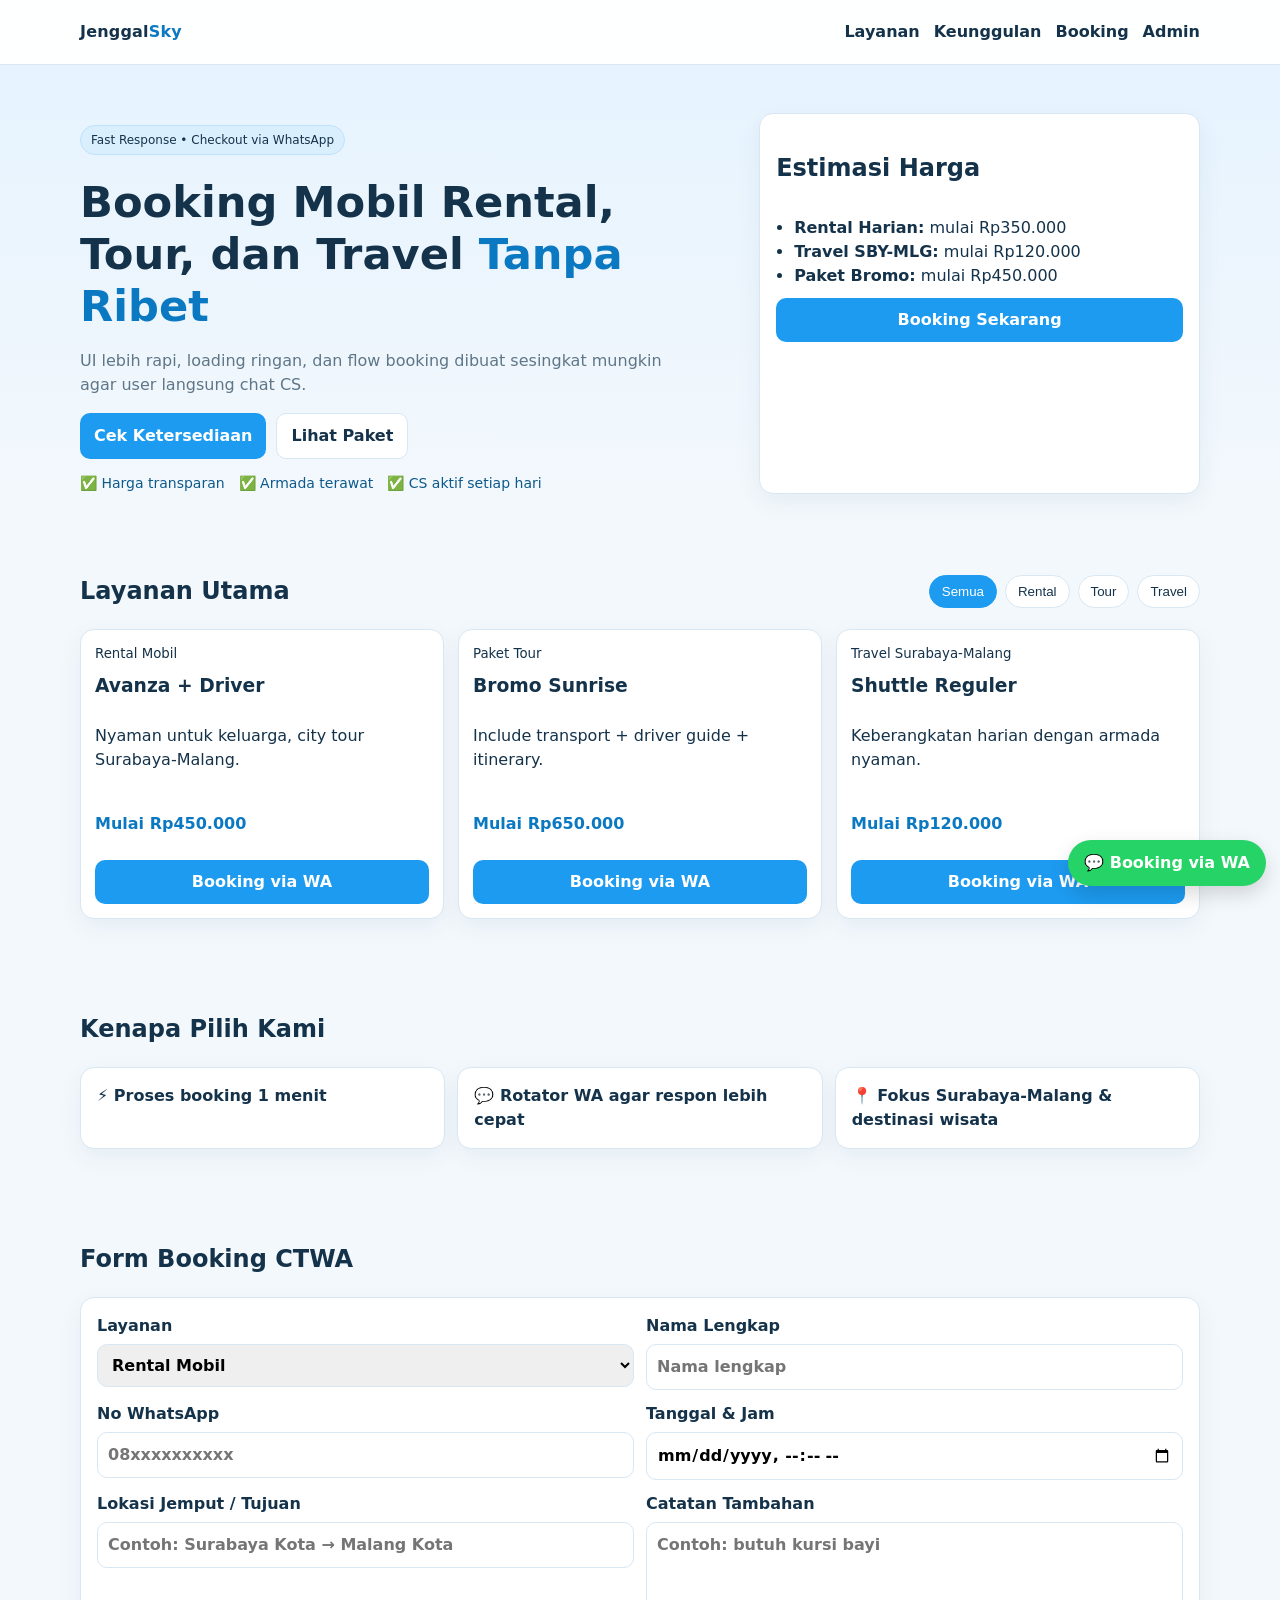
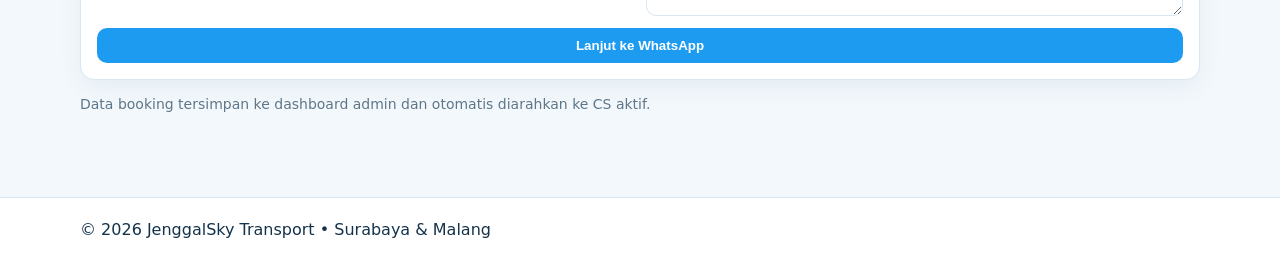
<file: index.html>
<!doctype html>
<html lang="id">
<head>
  <meta charset="UTF-8" />
  <meta name="viewport" content="width=device-width, initial-scale=1.0" />
  <title>JenggalaSky Transport | Rental Mobil, Tour, Travel Surabaya-Malang</title>
  <meta name="description" content="Booking rental mobil, paket tour, dan travel Surabaya-Malang dengan checkout cepat via WhatsApp." />
  <meta name="keywords" content="rental mobil surabaya, rental mobil malang, travel surabaya malang, paket tour bromo" />
  <meta name="theme-color" content="#1d9bf0" />
  <meta property="og:title" content="JenggalaSky Transport" />
  <meta property="og:description" content="Booking cepat via WhatsApp: Rental, Tour, Shuttle." />
  <meta property="og:type" content="website" />
  <link rel="canonical" href="https://jenggalsky.vercel.app/" />
  <link rel="preconnect" href="https://api.whatsapp.com" />
  <link rel="stylesheet" href="styles.css" />
</head>
<body>
  <header class="topbar">
    <div class="container nav">
      <a href="#" class="brand">Jenggal<span>Sky</span></a>
      <button class="menu-btn" aria-label="toggle menu" id="menuBtn">☰</button>
      <nav id="mainNav">
        <a href="#layanan">Layanan</a>
        <a href="#keunggulan">Keunggulan</a>
        <a href="#booking">Booking</a>
        <a href="admin.html" class="link-admin">Admin</a>
      </nav>
    </div>
  </header>

  <main>
    <section class="hero">
      <div class="container hero-grid">
        <div>
          <p class="badge">Fast Response • Checkout via WhatsApp</p>
          <h1>Booking Mobil Rental, Tour, dan Travel <span>Tanpa Ribet</span></h1>
          <p class="sub">UI lebih rapi, loading ringan, dan flow booking dibuat sesingkat mungkin agar user langsung chat CS.</p>
          <div class="hero-cta">
            <a href="#booking" class="btn btn-primary">Cek Ketersediaan</a>
            <a href="#layanan" class="btn btn-ghost">Lihat Paket</a>
          </div>
          <div class="trust-row">
            <span>✅ Harga transparan</span>
            <span>✅ Armada terawat</span>
            <span>✅ CS aktif setiap hari</span>
          </div>
        </div>
        <aside class="hero-card">
          <h2>Estimasi Harga</h2>
          <ul>
            <li><b>Rental Harian:</b> mulai Rp350.000</li>
            <li><b>Travel SBY-MLG:</b> mulai Rp120.000</li>
            <li><b>Paket Bromo:</b> mulai Rp450.000</li>
          </ul>
          <a class="btn btn-primary btn-block" href="#booking">Booking Sekarang</a>
        </aside>
      </div>
    </section>

    <section id="layanan" class="container section">
      <div class="section-head">
        <h2>Layanan Utama</h2>
        <div class="filter-group" id="filterGroup">
          <button data-filter="all" class="active">Semua</button>
          <button data-filter="Rental Mobil">Rental</button>
          <button data-filter="Paket Tour">Tour</button>
          <button data-filter="Travel Surabaya-Malang">Travel</button>
        </div>
      </div>
      <div id="serviceGrid" class="grid"></div>
    </section>

    <section id="keunggulan" class="container section">
      <h2>Kenapa Pilih Kami</h2>
      <div class="benefit-grid">
        <article class="benefit">⚡ Proses booking 1 menit</article>
        <article class="benefit">💬 Rotator WA agar respon lebih cepat</article>
        <article class="benefit">📍 Fokus Surabaya-Malang & destinasi wisata</article>
      </div>
    </section>

    <section id="booking" class="container section">
      <h2>Form Booking CTWA</h2>
      <form id="bookingForm" class="booking-form" novalidate>
        <label>Layanan
          <select name="serviceType" required>
            <option value="Rental Mobil">Rental Mobil</option>
            <option value="Paket Tour">Paket Tour</option>
            <option value="Travel Surabaya-Malang">Travel Surabaya-Malang</option>
          </select>
        </label>
        <label>Nama Lengkap
          <input name="name" required placeholder="Nama lengkap" />
        </label>
        <label>No WhatsApp
          <input name="phone" required placeholder="08xxxxxxxxxx" />
        </label>
        <label>Tanggal & Jam
          <input name="datetime" type="datetime-local" required />
        </label>
        <label>Lokasi Jemput / Tujuan
          <input name="route" required placeholder="Contoh: Surabaya Kota → Malang Kota" />
        </label>
        <label>Catatan Tambahan
          <textarea name="notes" rows="3" placeholder="Contoh: butuh kursi bayi"></textarea>
        </label>
        <button class="btn btn-primary" type="submit">Lanjut ke WhatsApp</button>
      </form>
      <p class="hint">Data booking tersimpan ke dashboard admin dan otomatis diarahkan ke CS aktif.</p>
    </section>
  </main>

  <a id="stickyWA" class="sticky-wa" href="#booking">💬 Booking via WA</a>

  <footer class="footer">
    <div class="container">© 2026 JenggalSky Transport • Surabaya & Malang</div>
  </footer>

  <script src="app.js"></script>
</body>
</html>
</file>
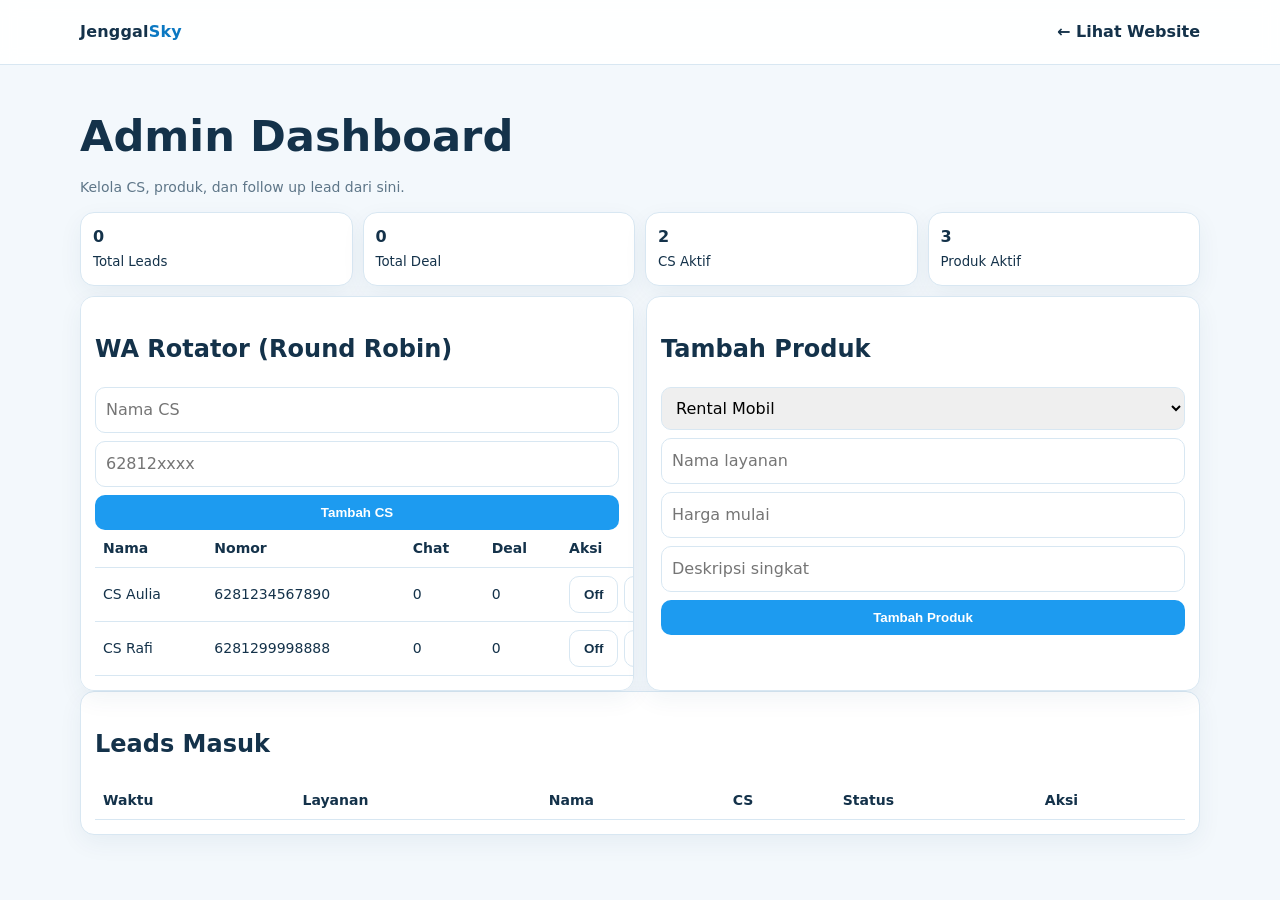
<file: admin.html>
<!doctype html>
<html lang="id">
<head>
  <meta charset="UTF-8" />
  <meta name="viewport" content="width=device-width, initial-scale=1.0" />
  <title>Admin Panel | JenggalSky</title>
  <link rel="stylesheet" href="styles.css" />
</head>
<body>
  <header class="topbar">
    <div class="container nav">
      <a href="index.html" class="brand">Jenggal<span>Sky</span></a>
      <nav><a href="index.html">← Lihat Website</a></nav>
    </div>
  </header>

  <main class="container section">
    <h1>Admin Dashboard</h1>
    <p class="hint">Kelola CS, produk, dan follow up lead dari sini.</p>
    <div class="stats" id="stats"></div>

    <section class="panel-grid">
      <article class="panel">
        <h2>WA Rotator (Round Robin)</h2>
        <form id="agentForm" class="stack">
          <input name="name" placeholder="Nama CS" required />
          <input name="number" placeholder="62812xxxx" required />
          <button class="btn btn-primary" type="submit">Tambah CS</button>
        </form>
        <div id="agentList"></div>
      </article>

      <article class="panel">
        <h2>Tambah Produk</h2>
        <form id="productForm" class="stack">
          <select name="type">
            <option value="Rental Mobil">Rental Mobil</option>
            <option value="Paket Tour">Paket Tour</option>
            <option value="Travel Surabaya-Malang">Travel Surabaya-Malang</option>
          </select>
          <input name="title" placeholder="Nama layanan" required />
          <input name="price" placeholder="Harga mulai" type="number" required />
          <input name="desc" placeholder="Deskripsi singkat" required />
          <button class="btn btn-primary" type="submit">Tambah Produk</button>
        </form>
      </article>
    </section>

    <section class="panel">
      <h2>Leads Masuk</h2>
      <div id="leadList"></div>
    </section>
  </main>

  <script src="app.js"></script>
</body>
</html>
</file>
<file: styles.css>
:root {
  --bg: #f3f8fc;
  --surface: #ffffff;
  --text: #14324a;
  --muted: #5e7688;
  --primary: #1d9bf0;
  --primary-dark: #0b78c2;
  --border: #d8e7f2;
  --ok: #2bb673;
}
* { box-sizing: border-box; }
html, body { margin: 0; padding: 0; }
body {
  font-family: Inter, system-ui, -apple-system, Segoe UI, Roboto, sans-serif;
  color: var(--text);
  background: var(--bg);
  line-height: 1.5;
}
.container { width: min(1120px, 92vw); margin: 0 auto; }
.topbar {
  position: sticky;
  top: 0;
  z-index: 100;
  background: rgba(255,255,255,.92);
  backdrop-filter: blur(8px);
  border-bottom: 1px solid var(--border);
}
.nav { display: flex; align-items: center; justify-content: space-between; min-height: 64px; }
.brand { text-decoration: none; color: var(--text); font-weight: 800; letter-spacing: .2px; }
.brand span { color: var(--primary-dark); }
nav { display: flex; gap: 14px; }
nav a { color: var(--text); text-decoration: none; font-weight: 600; }
.menu-btn { display: none; border: 1px solid var(--border); background: #fff; border-radius: 8px; padding: 6px 10px; }

.hero { padding: 48px 0 24px; background: linear-gradient(180deg, #e6f3fe 0%, #f3f8fc 100%); }
.hero-grid { display: grid; grid-template-columns: 1.2fr .8fr; gap: 18px; align-items: stretch; }
.badge { display: inline-block; background: #d9effd; border: 1px solid #bee2fb; padding: 5px 10px; border-radius: 999px; font-size: 12px; }
h1 { font-size: clamp(1.7rem, 3.5vw, 2.7rem); line-height: 1.2; margin: 10px 0; }
h1 span { color: var(--primary-dark); }
.sub { color: var(--muted); max-width: 60ch; }
.hero-card, .panel, .card, .benefit, .booking-form, .stats > div {
  background: var(--surface);
  border: 1px solid var(--border);
  border-radius: 14px;
  box-shadow: 0 8px 24px rgba(8, 61, 97, .06);
}
.hero-card { padding: 16px; display: flex; flex-direction: column; gap: 10px; }
.hero-card ul { margin: 0; padding-left: 18px; }
.hero-cta { display: flex; gap: 10px; margin: 14px 0; flex-wrap: wrap; }
.trust-row { display: flex; gap: 14px; flex-wrap: wrap; font-size: 14px; color: #0d5a8b; }

.section { padding: 36px 0; }
.section-head { display: flex; gap: 10px; justify-content: space-between; align-items: center; flex-wrap: wrap; }
.filter-group { display: flex; gap: 8px; flex-wrap: wrap; }
.filter-group button {
  border: 1px solid var(--border);
  background: #fff;
  color: var(--text);
  border-radius: 999px;
  padding: 8px 12px;
  cursor: pointer;
}
.filter-group button.active { background: var(--primary); color: #fff; border-color: var(--primary); }
.grid { display: grid; grid-template-columns: repeat(3, minmax(0, 1fr)); gap: 14px; }
.card { padding: 14px; display: flex; flex-direction: column; gap: 8px; }
.card h3 { margin: 0; }
.price { color: var(--primary-dark); font-weight: 800; }
.benefit-grid { display: grid; gap: 12px; grid-template-columns: repeat(3, minmax(0,1fr)); }
.benefit { padding: 16px; font-weight: 600; }

.btn {
  border: none;
  border-radius: 10px;
  padding: 10px 14px;
  font-weight: 700;
  cursor: pointer;
  text-decoration: none;
  display: inline-flex;
  align-items: center;
  justify-content: center;
}
.btn-primary { background: var(--primary); color: #fff; }
.btn-primary:hover { background: var(--primary-dark); }
.btn-ghost { border: 1px solid var(--border); color: var(--text); background: #fff; }
.btn-block { width: 100%; }

.booking-form {
  padding: 16px;
  display: grid;
  gap: 12px;
  grid-template-columns: repeat(2, minmax(0,1fr));
}
.booking-form label { display: flex; flex-direction: column; gap: 6px; font-weight: 600; }
.booking-form input, .booking-form select, .booking-form textarea,
.stack input, .stack select {
  width: 100%;
  border: 1px solid var(--border);
  border-radius: 10px;
  padding: 10px;
  font: inherit;
}
.booking-form button, .booking-form .full { grid-column: 1 / -1; }
.hint { color: var(--muted); font-size: 14px; }

.stats { display: grid; grid-template-columns: repeat(4, minmax(0,1fr)); gap: 10px; }
.stats > div { padding: 12px; }
.panel-grid { display: grid; grid-template-columns: repeat(2, minmax(0,1fr)); gap: 12px; margin-top: 10px; }
.panel { padding: 14px; overflow: auto; }
.stack { display: grid; gap: 8px; }
.table { width: 100%; border-collapse: collapse; min-width: 680px; }
.table th, .table td { text-align: left; padding: 8px; border-bottom: 1px solid var(--border); font-size: 14px; }
.table td.actions { display: flex; gap: 6px; flex-wrap: wrap; }
.status-new { color: #aa6d00; font-weight: 700; }
.status-deal { color: var(--ok); font-weight: 700; }

.footer { margin-top: 32px; background: #fff; border-top: 1px solid var(--border); padding: 20px 0; }
.sticky-wa {
  position: fixed;
  right: 14px;
  bottom: 14px;
  border-radius: 999px;
  text-decoration: none;
  font-weight: 800;
  color: #fff;
  background: #25d366;
  box-shadow: 0 8px 20px rgba(0,0,0,.15);
  padding: 11px 16px;
}

@media (max-width: 920px) {
  .hero-grid, .grid, .benefit-grid, .stats, .panel-grid, .booking-form { grid-template-columns: 1fr; }
  .menu-btn { display: inline-block; }
  nav { display: none; position: absolute; top: 64px; right: 4vw; background: #fff; border: 1px solid var(--border); border-radius: 10px; padding: 10px; flex-direction: column; min-width: 180px; }
  nav.open { display: flex; }
}
</file>
